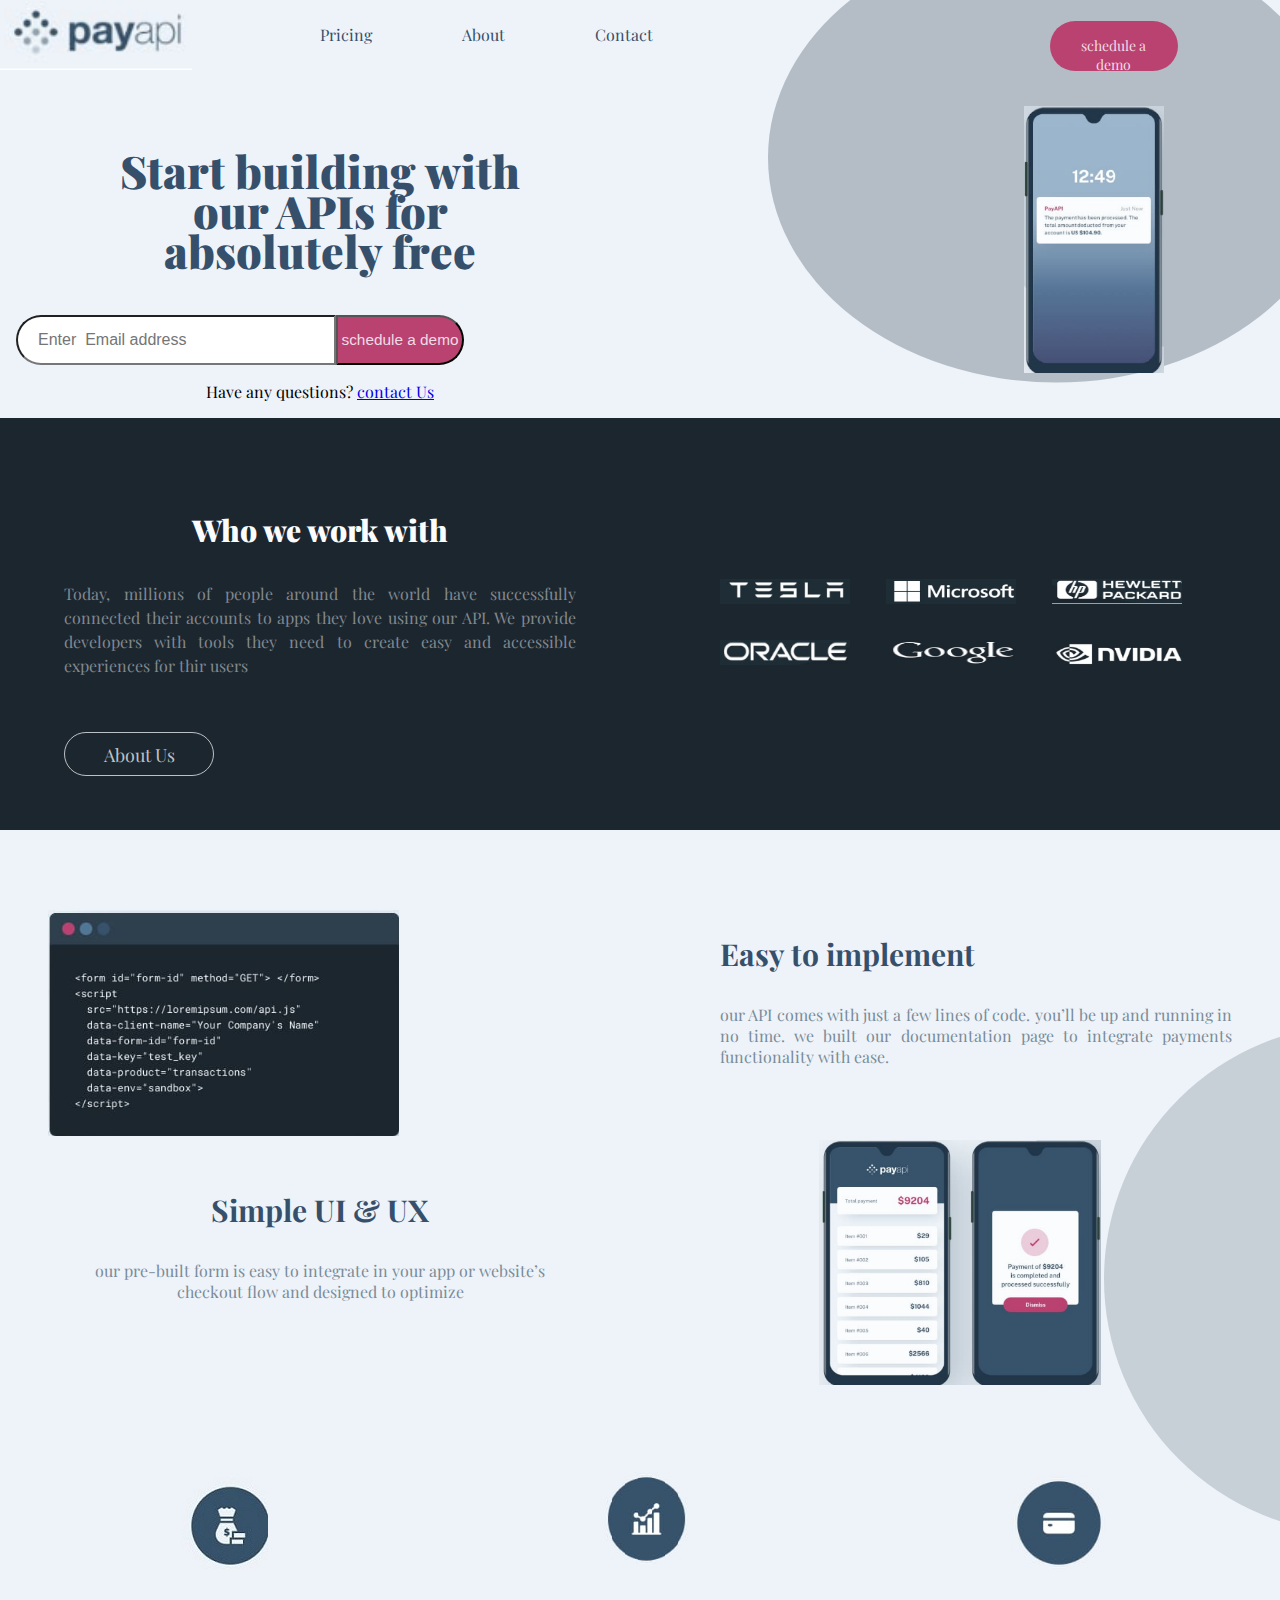
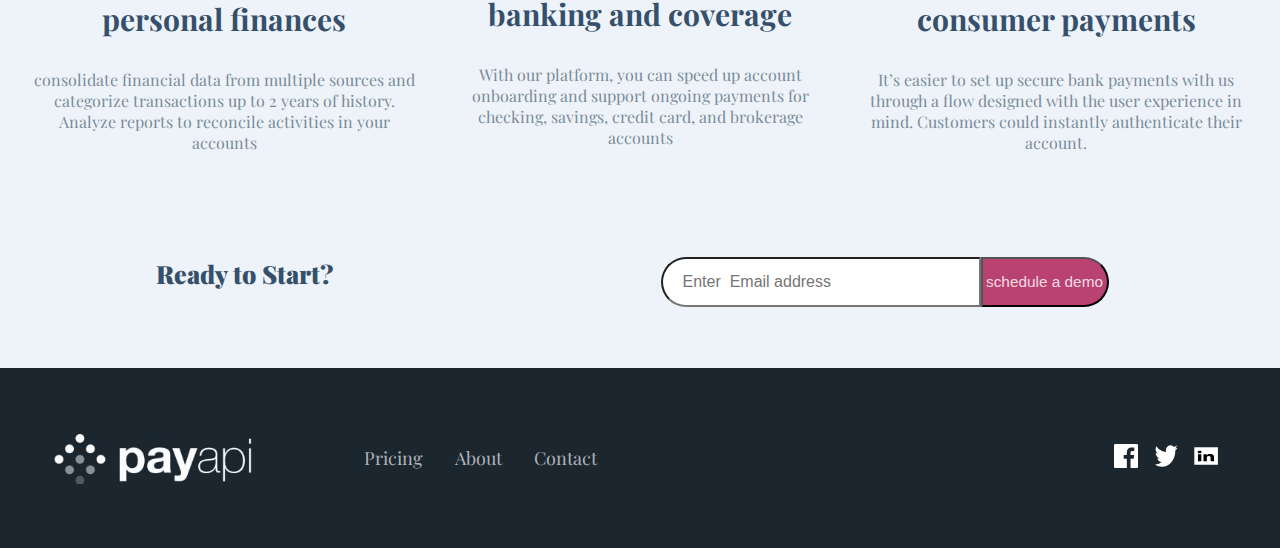
<file: index.html>
<!DOCTYPE html>
<html lang="en">
  <head>
    <meta charset="UTF-8" />
    <meta name="viewport" content="width=device-width, initial-scale=1.0" />
    <link rel="stylesheet" href="./css/main.css" />
    <title>PayApi</title>
  </head>
  <body>
    <header>
      <nav>
        <a href="#" class="logo">
          <img src="./Images/logo+clearbg.png" alt="Our Logo" />
        </a>

        <input type="checkbox" id="toggle" />
        <label for="toggle" class="hamburguer-menu"> <span></span></label>
        <ul class="Menu">
          <li><a href="pricing.html">pricing</a></li>
          <li><a href="about.html">about</a></li>
          <li><a href="contact.html">contact</a></li>
        </ul>
        <span class="circle"></span>
        <a href="#" class="demo">schedule a demo</a>
      </nav>
    </header>

    <main>
      <section class="start-building">
        <div>
          <h1>Start building with our APIs for absolutely free</h1>
          <form>
            <input
              type="email"
              placeholder="Enter  Email address"
              aria-placeholder="Enter Email address"
            />
            <button class="demo">schedule a demo</button>
          </form>
          <p>Have any questions? <a href="#"> contact Us</a></p>
        </div>
        <div class="phone-1">
          <img src="./Images/phone1.png" alt="picture of a phone" />
        </div>
      </section>

      <section class="partners">
        <div id="partners">
          <h2>Who we work with</h2>
          <p>
            Today, millions of people around the world have successfully
            connected their accounts to apps they love using our API. We provide
            developers with tools they need to create easy and accessible
            experiences for thir users
          </p>
          <a href="#">about us</a>
        </div>
        <div id="partnersImg">
          <span class="circle"></span>
          <img src="./Images/tesla.png" alt="tesla img logo" />
          <img src="./Images/microsoft.png" alt=" ms img logo" />
          <img src="./Images/hp.png" alt=" HP img logo" />
          <img src="./Images/oracle.png" alt="oracle img logo" />
          <img src="./Images/google.png" alt=" google logo img" />
          <img src="./Images/nvidia.png" alt="Nnvidia logo" />
        </div>
      </section>
      <section class="easy-to-implement">
        <div class="DivImg">
          <img src="./Images/scriptimg.png" alt="" />
        </div>
        <div>
          <h4>Easy to implement</h4>
          <p>
            our API comes with just a few lines of code. you’ll be up and
            running in no time. we built our documentation page to integrate
            payments functionality with ease.
          </p>
        </div>
      </section>
      <section class="UIUX">
        <span class="circle"></span>

        <div>
          <h3>Simple UI & UX</h3>
          <p>
            our pre-built form is easy to integrate in your app or website’s
            checkout flow and designed to optimize
          </p>
        </div>
        <div>
          <img src="./Images/phone1and2.png" alt=" two phomes img" />
        </div>
      </section>
      <section class="personalFinance">
        <div>
          <img
            src="./Images/finance.png"
            alt="image showing money inside a bag"
          />
          <h5>personal finances</h5>
          <p>
            consolidate financial data from multiple sources and categorize
            transactions up to 2 years of history. Analyze reports to reconcile
            activities in your accounts
          </p>
        </div>
        <div>
          <img src="./Images/banking.png" alt="img shwoing graphs" />
          <h5>banking and coverage</h5>
          <p>
            With our platform, you can speed up account onboarding and support
            ongoing payments for checking, savings, credit card, and brokerage
            accounts
          </p>
        </div>
        <div>
          <img src="/Images/consumer.png" alt=" wallet img" />
          <h5>consumer payments</h5>
          <p>
            It’s easier to set up secure bank payments with us through a flow
            designed with the user experience in mind. Customers could instantly
            authenticate their account.
          </p>
        </div>
      </section>
      <section class="ready_to_start">
        <p>Ready to Start?</p>
        <form>
          <input
            type="email"
            placeholder="Enter  Email address"
            aria-placeholder="Enter Email address"
          />
          <button class="demo">schedule a demo</button>
        </form>
      </section>
    </main>
    <footer>
      <a href="#" class="logo">
        <img src="./Images/logoBlack.png" alt="Our Logo" />
      </a>
      <span class="circle"></span>
      <ul>
        <li><a href="pricing.html">pricing</a></li>
        <li><a href="about.html">about</a></li>
        <li><a href="contact.html">contact</a></li>
      </ul>
      <div class="social_media">
        <a href="#"><img src="./Images/icon-facebook.svg" alt="" /></a>
        <a href="#"> <img src="./Images/icon-twitter.svg" alt="" /></a>
        <a href="#"> <img src="./Images/linkedin-in 1.svg" alt="" /></a>
      </div>
    </footer>
  </body>
</html>
</file>
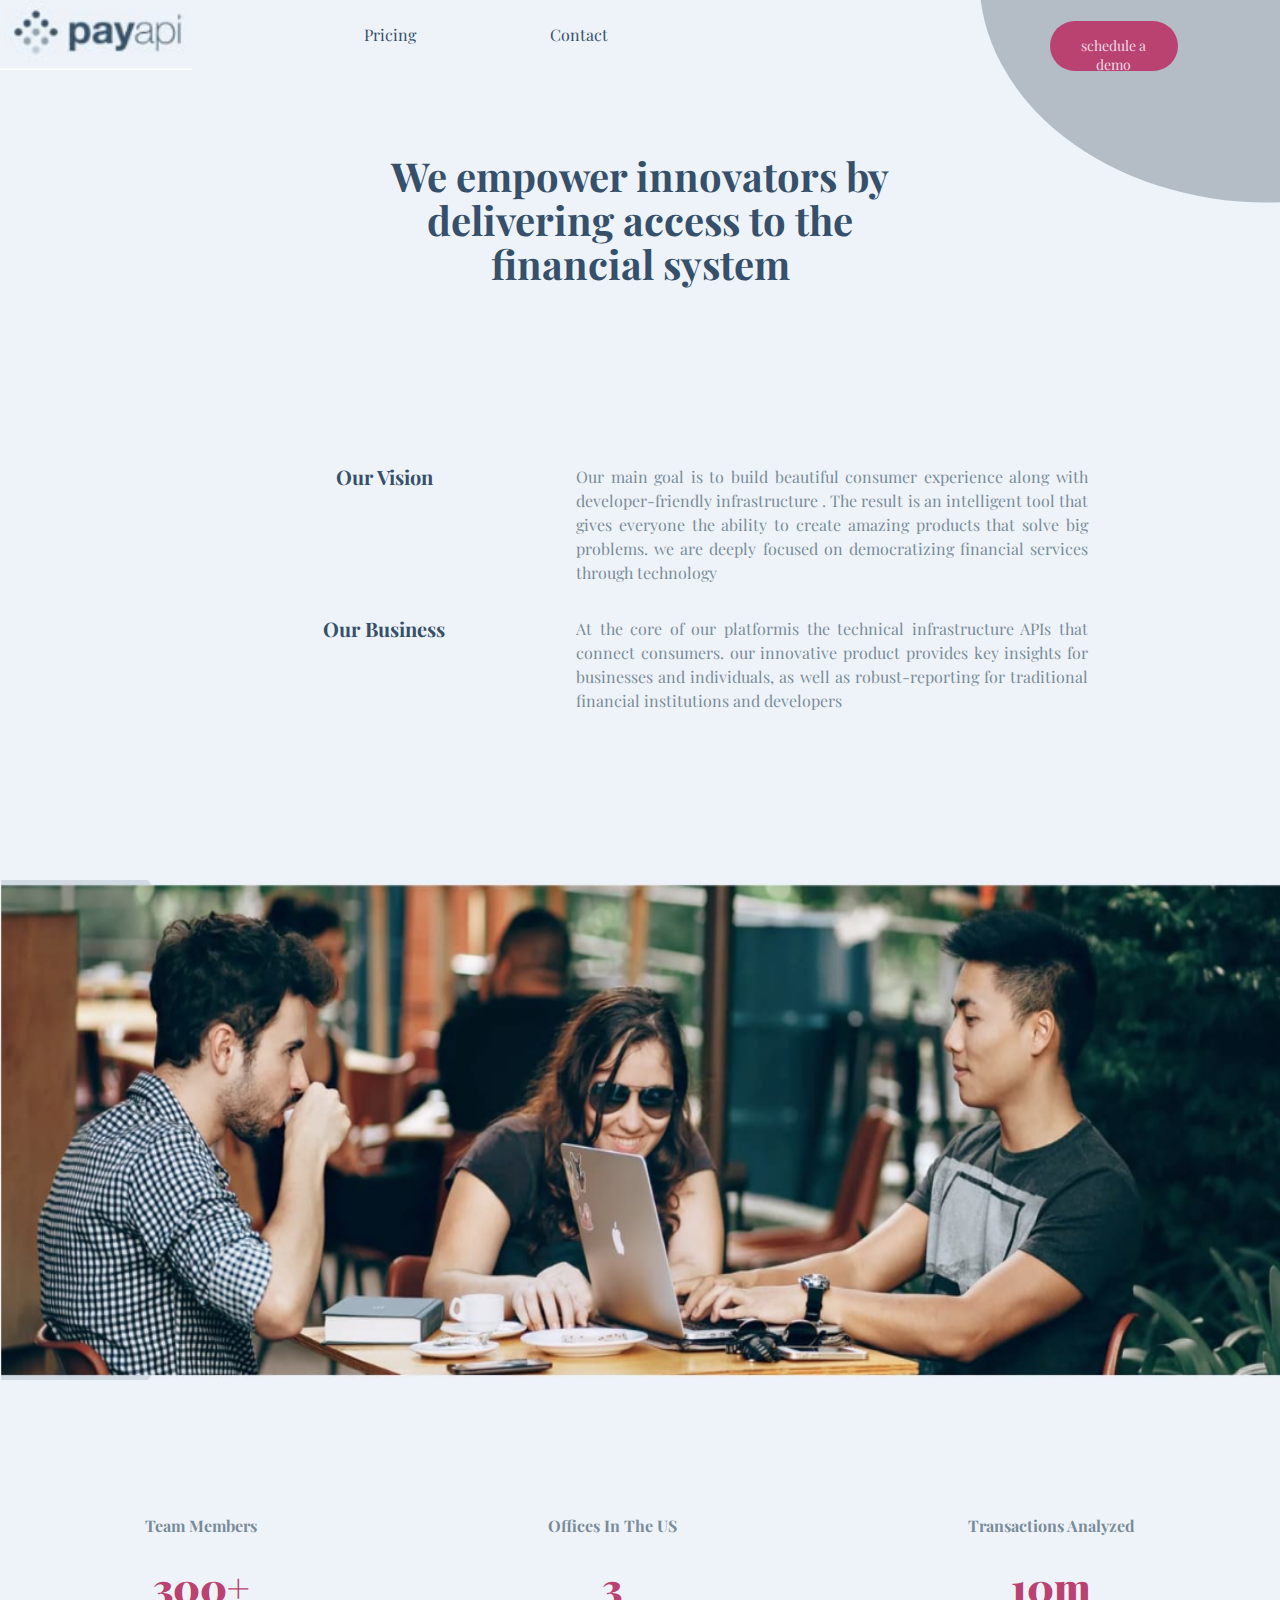
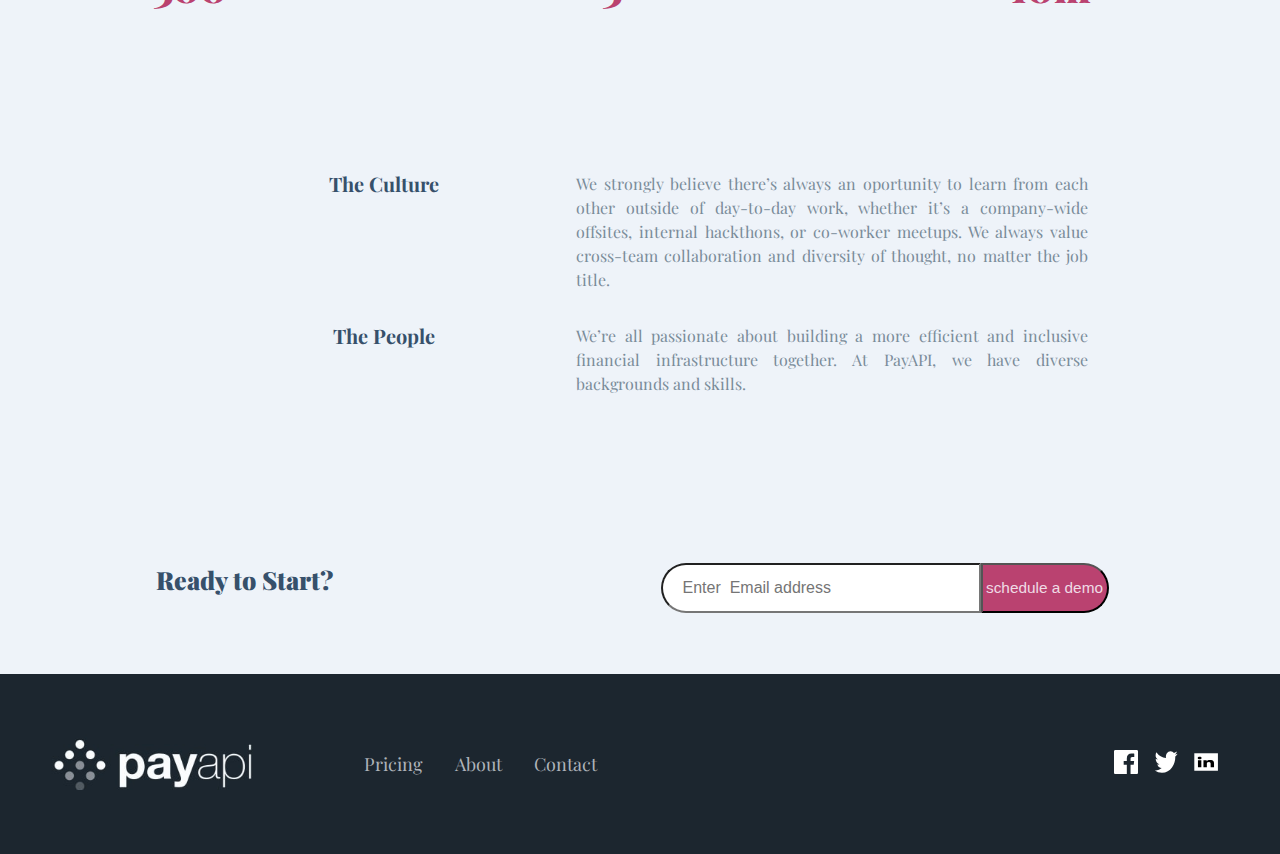
<file: about.html>
<!DOCTYPE html>
<html lang="en">
  <head>
    <meta charset="UTF-8" />
    <meta name="viewport" content="width=device-width, initial-scale=1.0" />
    <link rel="stylesheet" href="./css/main.css" />
    <title>PayApi</title>
  </head>
  <body>
    <header>
      <nav>
        <a href="index.html" class="logo">
          <img src="./Images/logo+clearbg.png" alt="Our Logo" />
        </a>

        <input type="checkbox" id="toggle" />
        <label for="toggle" class="hamburguer-menu"> <span></span></label>
        <ul class="Menu">
          <li><a href="pricing.html">pricing</a></li>
          <!-- <li><a href="about.html">about</a></li> -->
          <li><a href="contact.html">contact</a></li>
        </ul>
        <span class="circle side-cicle"></span>
        <a href="#" class="demo">schedule a demo</a>
      </nav>
    </header>

    <main>
      <h2>
        We empower innovators by delivering access to the financial system
      </h2>
      <section class="our_vision">
        <div>
          <h3>our vision</h3>
          <p>
            Our main goal is to build beautiful consumer experience along with
            developer-friendly infrastructure . The result is an intelligent
            tool that gives everyone the ability to create amazing products that
            solve big problems. we are deeply focused on democratizing financial
            services through technology
          </p>
        </div>
        <div>
          <h3>our business</h3>
          <p>
            At the core of our platformis the technical infrastructure APIs that
            connect consumers. our innovative product provides key insights for
            businesses and individuals, as well as robust-reporting for
            traditional financial institutions and developers
          </p>
        </div>
      </section>

      <div class="team-foto">
        <span class="circle"></span>
        <!-- <img
          src="./Images/group-of-friends-hanging-out-933964.jpg"
          alt=" our team in free time"
        /> -->
      </div>
      <section class="our_vision team">
        <article class="special-article">
          <div>
            <h6>team members</h6>
            <span>300+</span>
          </div>
          <div>
            <h6>offices in the US</h6>
            <span>3</span>
          </div>
          <div>
            <h6>transactions analyzed</h6>
            <span>10m</span>
          </div>
        </article>
      </section>

      <section class="our_vision">
        <div>
          <h3>The culture</h3>
          <p>
            We strongly believe there’s always an oportunity to learn from each
            other outside of day-to-day work, whether it’s a company-wide
            offsites, internal hackthons, or co-worker meetups. We always value
            cross-team collaboration and diversity of thought, no matter the job
            title.
          </p>
        </div>
        <div>
          <h3>The people</h3>
          <p>
            We’re all passionate about building a more efficient and inclusive
            financial infrastructure together. At PayAPI, we have diverse
            backgrounds and skills.
          </p>
        </div>
      </section>

      <section class="ready_to_start">
        <p>Ready to Start?</p>
        <form>
          <input
            type="email"
            placeholder="Enter  Email address"
            aria-placeholder="Enter Email address"
          />
          <button class="demo">schedule a demo</button>
        </form>
      </section>
    </main>
    <footer>
      <a href="index.html" class="logo">
        <img src="./Images/logoBlack.png" alt="Our Logo" />
      </a>
      <ul>
        <li><a href="pricing.html">pricing</a></li>
        <li><a href="about.html">about</a></li>
        <li><a href="contact.html">contact</a></li>
      </ul>
      <div class="social_media">
        <a href="#"><img src="./Images/icon-facebook.svg" alt="" /></a>
        <a href="#"> <img src="./Images/icon-twitter.svg" alt="" /></a>
        <a href="#"> <img src="./Images/linkedin-in 1.svg" alt="" /></a>
      </div>
    </footer>
  </body>
</html>
</file>
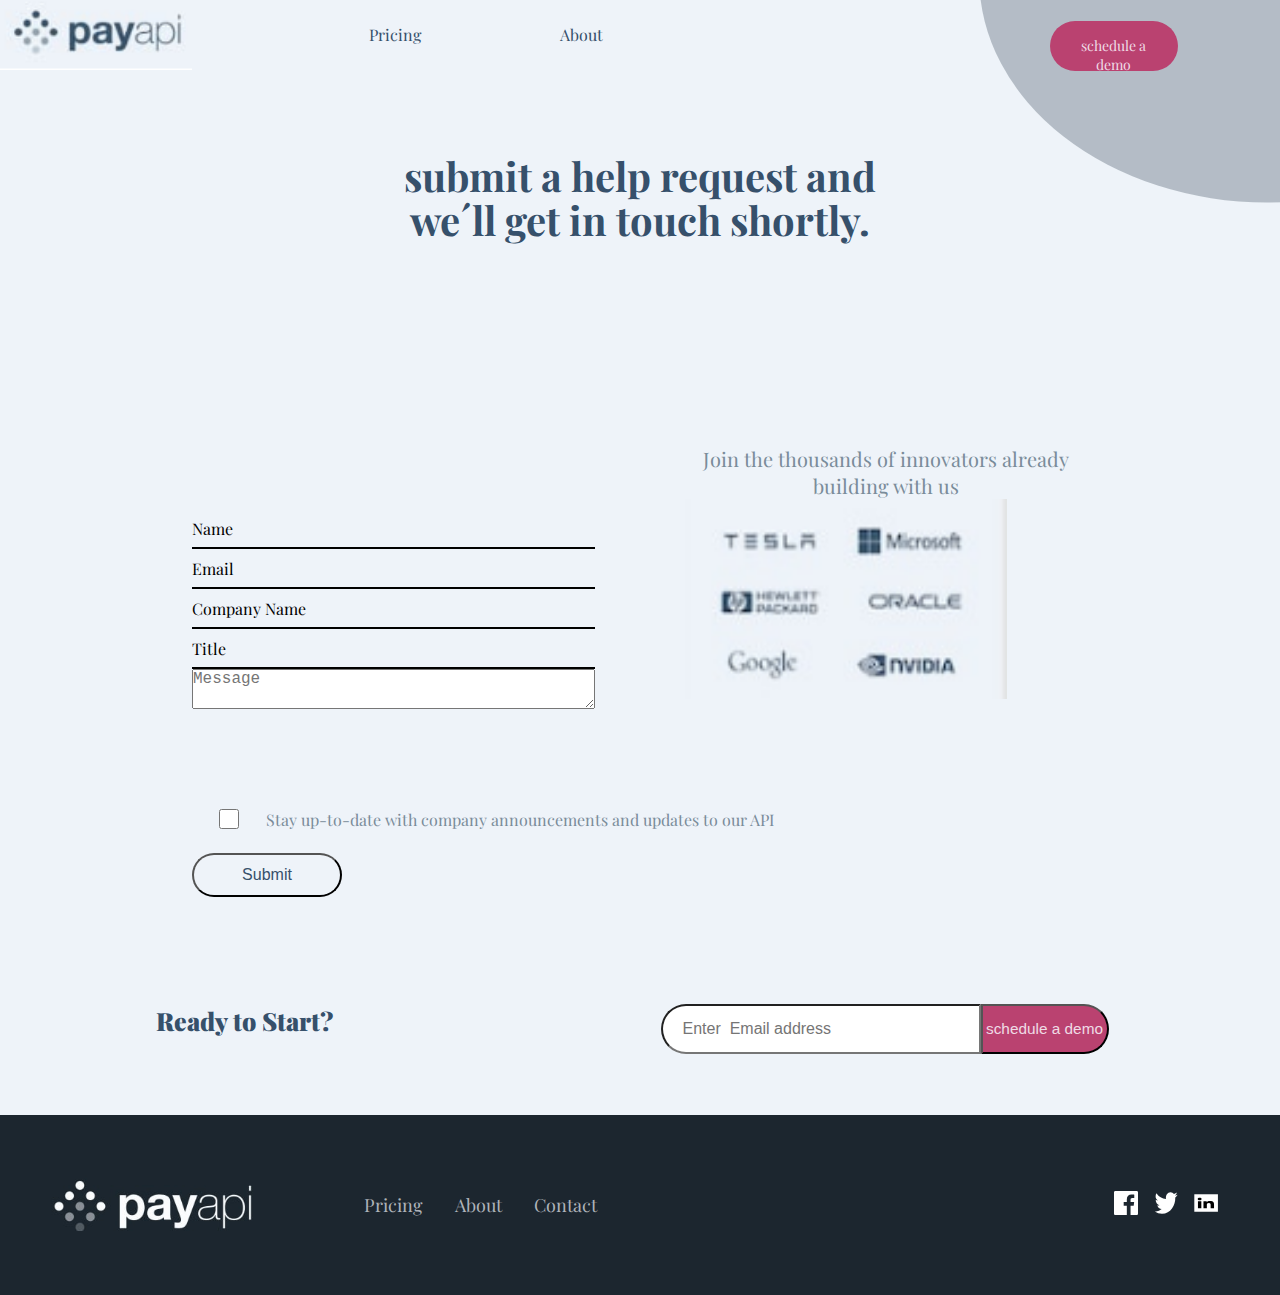
<file: contact.html>
<!DOCTYPE html>
<html lang="en">
  <head>
    <meta charset="UTF-8" />
    <meta name="viewport" content="width=device-width, initial-scale=1.0" />
    <link rel="stylesheet" href="./css/main.css" />
    <title>PayApi</title>
  </head>
  <body>
    <header>
      <nav>
        <a href="index.html" class="logo">
          <img src="./Images/logo+clearbg.png" alt="Our Logo" />
        </a>

        <input type="checkbox" id="toggle" />
        <label for="toggle" class="hamburguer-menu"> <span></span></label>
        <ul class="Menu">
          <li><a href="pricing.html">pricing</a></li>
          <li><a href="about.html">about</a></li>
          <!-- <li><a href="contact.html">contact</a></li> -->
        </ul>
        <span class="circle side-cicle"></span>
        <a href="#" class="demo">schedule a demo</a>
      </nav>
    </header>

    <main>
      <h2>submit a help request and we´ll get in touch shortly.</h2>
      <section class="contact-us">
        <form class="wrapper">
          <div class="input-data">
            <input type="text" required />
            <span class="underline"></span>
            <label
              >name
              <!-- <span class="thelabel">name</span> -->
            </label>
          </div>
          <div class="input-data">
            <input type="email" required />
            <span class="underline"></span>
            <label
              >email
              <!-- <span class="thelabel">email</span> -->
            </label>
          </div>
          <div class="input-data">
            <input type="text" required />
            <span class="underline"></span>
            <label
              >company name
              <!-- <span class="thelabel">company name</span> -->
            </label>
          </div>
          <div class="input-data">
            <input type="text" required />
            <span class="underline"></span>
            <label
              >title
              <!-- <span class="thelabel">title</span> -->
            </label>
          </div>

          <textarea
            name="message"
            class="input-data"
            placeholder="Message"
          ></textarea>
        </form>
        <div class="our-partners">
          <p>Join the thousands of innovators already building with us</p>
          <img src="./Images/partners.png" alt="our partners" />
        </div>
        <div>
          <p>
            <input class="rectangle" type="checkbox" />Stay up-to-date with
            company announcements and updates to our API
          </p>
          <button type="submit" class="btn button-shadow">submit</button>
        </div>
      </section>

      <section class="ready_to_start">
        <p>Ready to Start?</p>
        <form>
          <input
            type="email"
            placeholder="Enter  Email address"
            aria-placeholder="Enter Email address"
          />
          <button class="demo">schedule a demo</button>
        </form>
      </section>
    </main>
    <footer>
      <a href="index.html" class="logo">
        <img src="./Images/logoBlack.png" alt="Our Logo" />
      </a>
      <ul>
        <li><a href="pricing.html">pricing</a></li>
        <li><a href="about.html">about</a></li>
        <li><a href="contact.html">contact</a></li>
      </ul>
      <div class="social_media">
        <a href="#"><img src="./Images/icon-facebook.svg" alt="" /></a>
        <a href="#"> <img src="./Images/icon-twitter.svg" alt="" /></a>
        <a href="#"> <img src="./Images/linkedin-in 1.svg" alt="" /></a>
      </div>
    </footer>
  </body>
</html>
</file>
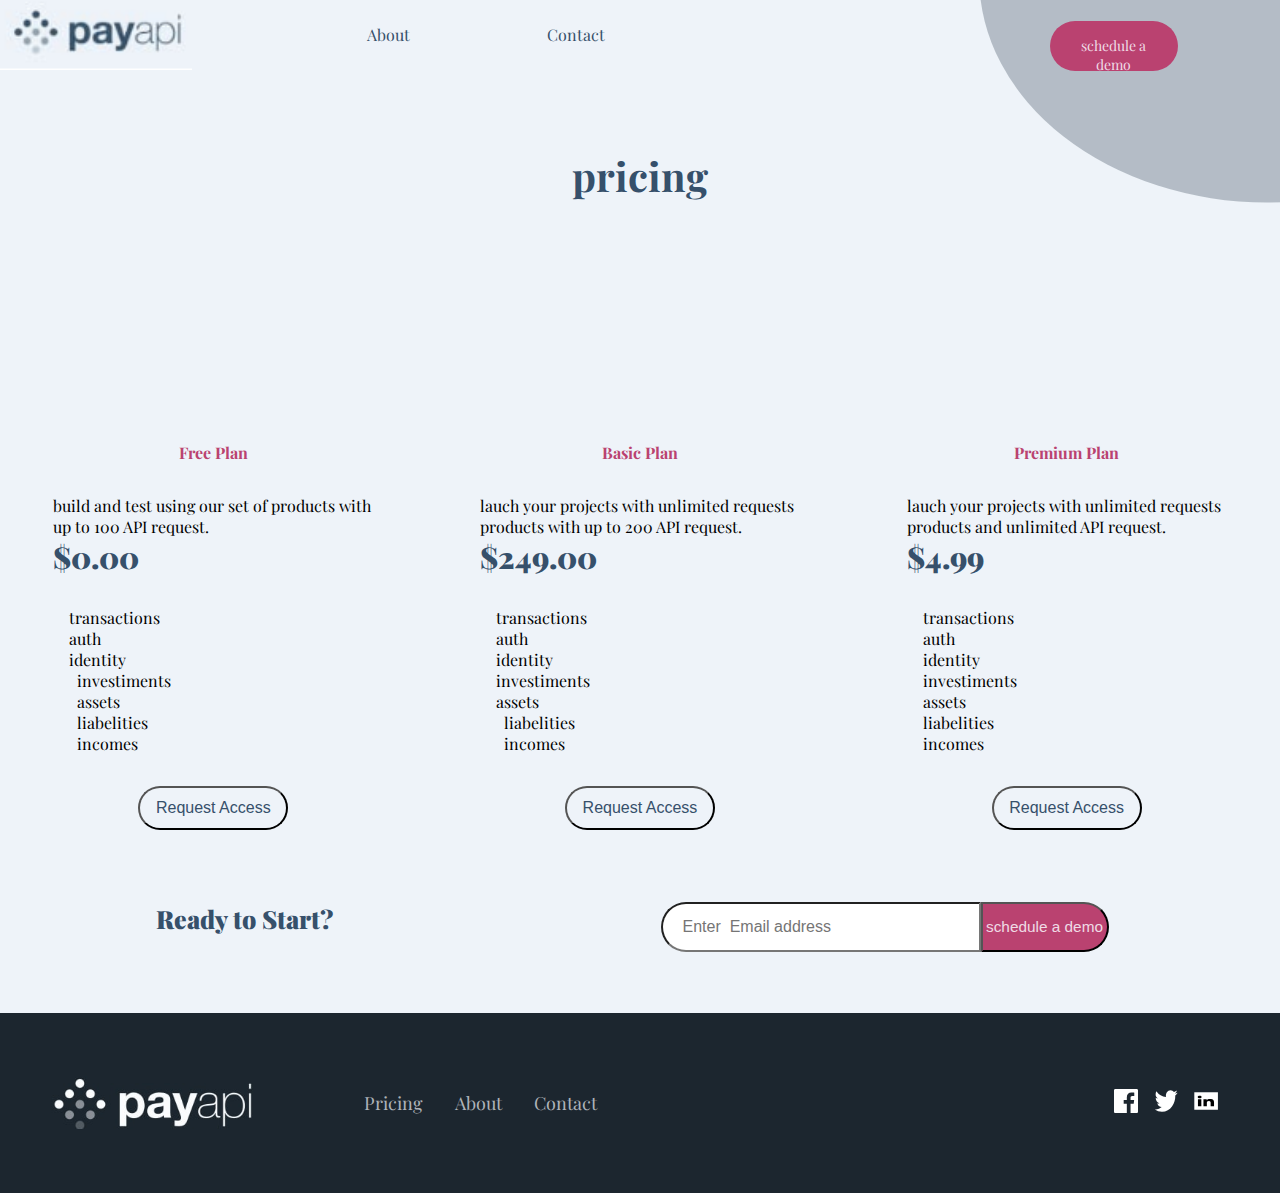
<file: pricing.html>
<!DOCTYPE html>
<html lang="en">
  <head>
    <meta charset="UTF-8" />
    <meta name="viewport" content="width=device-width, initial-scale=1.0" />
    <link
      rel="stylesheet"
      href="https://use.fontawesome.com/releases/v5.14.0/css/all.css"
      integrity="sha384-HzLeBuhoNPvSl5KYnjx0BT+WB0QEEqLprO+NBkkk5gbc67FTaL7XIGa2w1L0Xbgc"
      crossorigin="anonymous"
    />
    <link rel="stylesheet" href="./css/main.css" />
    <title>PayApi</title>
  </head>
  <body>
    <header>
      <nav>
        <a href="index.html" class="logo">
          <img src="./Images/logo+clearbg.png" alt="Our Logo" />
        </a>

        <input type="checkbox" id="toggle" />
        <label for="toggle" class="hamburguer-menu"> <span></span></label>
        <ul class="Menu">
          <!-- <li><a href="pricing.html">pricing</a></li> -->
          <li><a href="about.html">about</a></li>
          <li><a href="contact.html">contact</a></li>
        </ul>
        <span class="circle side-cicle"></span>
        <a href="#" class="demo">schedule a demo</a>
      </nav>
    </header>

    <main>
      <h2>pricing</h2>
      <section class="pricing-plannes">
        <div>
          <h4>free plan</h4>
          <p>
            build and test using our set of products with up to 100 API request.
          </p>
          <span>$0.00</span>
          <ul>
            <li><i class="fas fa-check"></i>transactions</li>
            <li><i class="fas fa-check"></i>auth</li>
            <li><i class="fas fa-check"></i>identity</li>
            <li class="empty">investiments</li>
            <li class="empty">assets</li>
            <li class="empty">liabelities</li>
            <li class="empty">incomes</li>
          </ul>
          <button class="btn">request access</button>
        </div>
        <div>
          <h4>basic plan</h4>
          <p>
            lauch your projects with unlimited requests products with up to 200
            API request.
          </p>
          <span>$249.00</span>
          <ul>
            <li><i class="fas fa-check"></i>transactions</li>
            <li><i class="fas fa-check"></i>auth</li>
            <li><i class="fas fa-check"></i>identity</li>
            <li><i class="fas fa-check"></i>investiments</li>
            <li><i class="fas fa-check"></i>assets</li>
            <li class="empty">liabelities</li>
            <li class="empty">incomes</li>
          </ul>
          <button class="btn">request access</button>
        </div>
        <div>
          <h4>premium plan</h4>
          <p>
            lauch your projects with unlimited requests products and unlimited
            API request.
          </p>
          <span>$4.99</span>
          <ul>
            <li><i class="fas fa-check"></i>transactions</li>
            <li><i class="fas fa-check"></i>auth</li>
            <li><i class="fas fa-check"></i>identity</li>
            <li><i class="fas fa-check"></i>investiments</li>
            <li><i class="fas fa-check"></i>assets</li>
            <li><i class="fas fa-check"></i>liabelities</li>
            <li><i class="fas fa-check"></i>incomes</li>
          </ul>
          <button class="btn">request access</button>
        </div>
      </section>
      <section class="ready_to_start">
        <p>Ready to Start?</p>
        <form>
          <input
            type="email"
            placeholder="Enter  Email address"
            aria-placeholder="Enter Email address"
          />
          <button class="demo">schedule a demo</button>
        </form>
      </section>
    </main>
    <footer>
      <a href="index.html" class="logo">
        <img src="./Images/logoBlack.png" alt="Our Logo" />
      </a>
      <ul>
        <li><a href="pricing.html">pricing</a></li>
        <li><a href="about.html">about</a></li>
        <li><a href="contact.html">contact</a></li>
      </ul>
      <div class="social_media">
        <a href="#"><img src="./Images/icon-facebook.svg" alt="" /></a>
        <a href="#"> <img src="./Images/icon-twitter.svg" alt="" /></a>
        <a href="#"> <img src="./Images/linkedin-in 1.svg" alt="" /></a>
      </div>
    </footer>
  </body>
</html>
</file>
<file: css/main.css>
@import url("https://fonts.googleapis.com/css2?family=Playfair+Display:wght@400;900&display=swap");
* {
  -webkit-box-sizing: border-box;
          box-sizing: border-box;
  margin: 0;
  padding: 0;
  font-size: 16px;
}

ul {
  list-style: none;
}

img {
  height: auto;
  max-width: 100%;
}

body {
  width: 100vw;
  height: auto;
  font-family: "Playfair Display", serif;
  background: #eef3f9;
  overflow-x: hidden;
}

body .circle {
  display: block;
  background: rgba(46, 64, 78, 0.3);
  height: 270px;
  width: 100vw;
  border-radius: 50%;
  position: absolute;
  z-index: -1;
  overflow: hidden;
}

body .demo {
  height: 50px;
  border-radius: 36px;
  background: #ba4270;
  color: #efdbe5;
}

body .ready_to_start {
  display: -webkit-box;
  display: -ms-flexbox;
  display: flex;
  -ms-flex-pack: distribute;
      justify-content: space-around;
  margin-top: 2.5rem;
}

body .ready_to_start > p {
  font-size: 25px;
  font-weight: 900;
  text-align: center;
  color: #36506b;
  margin-bottom: 1.2em;
}

body .ready_to_start form {
  margin: 0 1em;
  display: -webkit-inline-box;
  display: -ms-inline-flexbox;
  display: inline-flex;
}

body .ready_to_start form input {
  width: 25vw;
  height: 50px;
  border-radius: 36px 0 0 36px;
  padding-left: 20px;
}

body .ready_to_start form input::-webkit-input-placeholder {
  text-align: left;
}

body .ready_to_start form input:-ms-input-placeholder {
  text-align: left;
}

body .ready_to_start form input::-ms-input-placeholder {
  text-align: left;
}

body .ready_to_start form input::placeholder {
  text-align: left;
}

body .ready_to_start form button {
  width: 10vw;
  height: 50px;
  font-size: 1.2vw;
  border-radius: 0 36px 36px 0;
  background: #ba4270;
  color: #efdbe5;
  cursor: pointer;
}

body header nav {
  display: -webkit-box;
  display: -ms-flexbox;
  display: flex;
  -webkit-box-pack: justify;
      -ms-flex-pack: justify;
          justify-content: space-between;
}

body header nav ul.Menu {
  display: -webkit-box;
  display: -ms-flexbox;
  display: flex;
  -webkit-box-pack: space-evenly;
      -ms-flex-pack: space-evenly;
          justify-content: space-evenly;
  position: relative;
  left: -15%;
  width: 40vw;
  margin-top: 1.5em;
}

body header nav ul.Menu a {
  color: #36506b;
  text-transform: capitalize;
  text-decoration: none;
}

body header nav ul.Menu a:hover {
  border-bottom: 3px solid #18a0fb;
}

body header nav #toggle {
  display: none;
}

body header nav .circle {
  width: 45%;
  height: 50vh;
  max-height: 60%;
  -webkit-transform: translate(60vw, -15%);
          transform: translate(60vw, -15%);
}

body header nav .logo img {
  width: 12rem;
}

body header nav .demo {
  width: 10vw;
  margin-top: 1.5em;
  margin-right: 8%;
  text-align: center;
  text-decoration: none;
  padding: 15px;
  font-size: 14px;
}

body main button.btn {
  border-radius: 29px;
  background: inherit;
  display: block;
  margin: 2em auto;
  color: #36506b;
  width: 150px;
  height: 44px;
  text-transform: capitalize;
}

body main button.btn:hover {
  border-color: #18a0fb;
}

body main .circle {
  background: rgba(46, 64, 78, 0.3);
  height: 270px;
  width: 100vw;
}

body main section.start-building {
  display: -webkit-box;
  display: -ms-flexbox;
  display: flex;
  -webkit-box-orient: horizontal;
  -webkit-box-direction: normal;
      -ms-flex-direction: row;
          flex-direction: row;
}

body main section.start-building div.phone-1 {
  width: 50%;
  margin-left: 0;
}

body main section.start-building div.phone-1 img {
  width: 140px;
  max-width: 40%;
  height: auto;
  position: relative;
  left: 60%;
}

body main section.start-building div {
  padding-top: 2rem;
  width: 50%;
  max-height: 50vh;
}

body main section.start-building div h1 {
  font-size: 3.5vw;
  font-weight: 900;
  line-height: 40px;
  text-align: center;
  color: #36506b;
  margin: 1em auto;
  width: 75%;
  max-height: -webkit-min-content;
  max-height: -moz-min-content;
  max-height: min-content;
}

body main section.start-building div form {
  margin: 0 1em;
  display: -webkit-inline-box;
  display: -ms-inline-flexbox;
  display: inline-flex;
}

body main section.start-building div form input {
  width: 25vw;
  height: 50px;
  border-radius: 36px 0 0 36px;
  padding-left: 20px;
}

body main section.start-building div form input::-webkit-input-placeholder {
  text-align: left;
}

body main section.start-building div form input:-ms-input-placeholder {
  text-align: left;
}

body main section.start-building div form input::-ms-input-placeholder {
  text-align: left;
}

body main section.start-building div form input::placeholder {
  text-align: left;
}

body main section.start-building div form button {
  width: 10vw;
  height: 50px;
  font-size: 1.2vw;
  border-radius: 0 36px 36px 0;
  background: #ba4270;
  color: #efdbe5;
  cursor: pointer;
}

body main section.start-building div p {
  text-align: center;
  margin: 1em auto;
}

body main section.partners {
  display: -webkit-box;
  display: -ms-flexbox;
  display: flex;
  -ms-flex-pack: distribute;
      justify-content: space-around;
  -webkit-box-orient: horizontal;
  -webkit-box-direction: normal;
      -ms-flex-direction: row;
          flex-direction: row;
  background: #1c262f;
  position: relative;
  overflow: hidden;
}

body main section.partners div#partnersImg {
  display: block;
  -ms-flex-item-align: center;
      -ms-grid-row-align: center;
      align-self: center;
  margin-top: 0;
  width: 40vw;
}

body main section.partners div#partnersImg img {
  width: 130px;
  height: 25px;
  margin: 1em;
  z-index: 2;
}

body main section.partners div#partnersImg .circle {
  display: block;
  background: rgba(46, 64, 78, 0.2);
  height: 410px;
  width: 40vw;
  -webkit-transform: translate(-56.25rem, -11.25rem);
          transform: translate(-56.25rem, -11.25rem);
}

body main section.partners div#partners {
  overflow: hidden;
  width: 40vw;
}

body main section.partners div#partners h2 {
  font-size: 30px;
  font-weight: 900;
  line-height: 44px;
  text-align: center;
  color: #fafcfd;
  margin-bottom: 1em;
  margin-top: 3em;
}

body main section.partners div#partners P {
  text-align: justify;
  color: #82888e;
  line-height: 24px;
}

body main section.partners div#partners a {
  border-radius: 29px;
  border: 1px solid #bdc1c5;
  background: #1c262f;
  display: block;
  margin: 3em 0;
  padding-top: 10px;
  font-size: 18px;
  color: #bdc1c5;
  width: 150px;
  height: 44px;
  text-align: center;
  text-decoration: none;
  text-transform: capitalize;
}

body main section.partners div#partners a:hover {
  border-color: #18a0fb;
}

body main .easy-to-implement {
  display: -webkit-box;
  display: -ms-flexbox;
  display: flex;
  -webkit-box-orient: horizontal;
  -webkit-box-direction: normal;
      -ms-flex-direction: row;
          flex-direction: row;
  -ms-flex-pack: distribute;
      justify-content: space-around;
  -webkit-box-align: center;
      -ms-flex-align: center;
          align-items: center;
}

body main .easy-to-implement div.DivImg {
  width: 45vw;
}

body main .easy-to-implement div.DivImg img {
  max-width: 40vw;
  margin-top: 5em;
}

body main .easy-to-implement div {
  width: 40vw;
}

body main .easy-to-implement div h4 {
  text-align: justify;
  font-size: 30px;
  color: #36506b;
  margin: 1em auto;
}

body main .easy-to-implement div p {
  text-align: justify;
  color: #7a8c9a;
}

body main .UIUX {
  display: -webkit-box;
  display: -ms-flexbox;
  display: flex;
  -webkit-box-orient: horizontal;
  -webkit-box-direction: normal;
      -ms-flex-direction: row;
          flex-direction: row;
  -ms-flex-pack: distribute;
      justify-content: space-around;
  -webkit-box-align: center;
      -ms-flex-align: center;
          align-items: center;
  overflow: hidden;
}

body main .UIUX div {
  width: 40vw;
}

body main .UIUX div h3 {
  text-align: center;
  font-size: 30px;
  color: #36506b;
  margin: 1em auto;
}

body main .UIUX div p {
  text-align: center;
  color: #7a8c9a;
  margin-bottom: 4em;
}

body main .UIUX div img {
  height: auto;
  width: 55%;
  margin: 0 auto;
  display: block;
  z-index: 1;
}

body main .UIUX .circle {
  display: block;
  background: rgba(46, 64, 78, 0.2);
  height: 510px;
  width: 40vw;
  -webkit-transform: translate(45rem, 1rem);
          transform: translate(45rem, 1rem);
}

body main .personalFinance {
  display: -webkit-box;
  display: -ms-flexbox;
  display: flex;
  -webkit-box-orient: horizontal;
  -webkit-box-direction: normal;
      -ms-flex-direction: row;
          flex-direction: row;
  -webkit-box-pack: space-evenly;
      -ms-flex-pack: space-evenly;
          justify-content: space-evenly;
  margin-top: 5em;
}

body main .personalFinance div {
  width: 30vw;
}

body main .personalFinance div h5 {
  text-align: center;
  font-size: 30px;
  color: #36506b;
  margin: 1em auto;
}

body main .personalFinance div p {
  text-align: center;
  color: #7a8c9a;
  margin-bottom: 4em;
}

body main .personalFinance div img {
  display: block;
  margin: 0 auto;
  height: auto;
}

body footer {
  margin-top: 3em;
  background: #1c262f;
  display: -webkit-box;
  display: -ms-flexbox;
  display: flex;
  -ms-flex-pack: distribute;
      justify-content: space-around;
  -webkit-box-align: center;
      -ms-flex-align: center;
          align-items: center;
  height: 20vh;
  position: relative;
  overflow: hidden;
}

body footer .circle {
  display: block;
  background: rgba(46, 64, 78, 0.2);
  height: 270px;
  width: 100vw;
  -webkit-transform: translate(1px, 150px);
          transform: translate(1px, 150px);
}

body footer ul {
  display: -webkit-box;
  display: -ms-flexbox;
  display: flex;
  position: relative;
  margin-right: 32%;
  z-index: 1;
}

body footer ul li {
  padding: 1em;
}

body footer ul li a {
  color: #aeb3b9;
  text-decoration: none;
  font-size: 18px;
  text-transform: capitalize;
}

body footer .social_media {
  z-index: 1;
  display: -webkit-box;
  display: -ms-flexbox;
  display: flex;
}

body footer .social_media img {
  width: 24px;
  height: 24px;
  margin-right: 1em;
}

body header nav .side-cicle {
  -webkit-transform: translate(170%, -55%);
          transform: translate(170%, -55%);
}

body main > h2 {
  text-align: center;
  font-size: 40px;
  line-height: 44px;
  height: 176px;
  width: 40vw;
  color: #36506b;
  margin: 2em auto;
}

body main div.team-foto {
  background: url(/Images/teamImage-desktop.png) no-repeat;
  background-size: 100% 100%;
  width: 100vw;
  height: 500px;
}

body main .our_vision {
  display: -webkit-box;
  display: -ms-flexbox;
  display: flex;
  -webkit-box-orient: vertical;
  -webkit-box-direction: normal;
      -ms-flex-direction: column;
          flex-direction: column;
  -ms-flex-pack: distribute;
      justify-content: space-around;
  -webkit-box-align: center;
      -ms-flex-align: center;
          align-items: center;
  margin: 15vh auto;
}

body main .our_vision div > h3,
body main .our_vision div > h4,
body main .our_vision div > p {
  text-align: center;
  line-height: 24px;
  width: 90vw;
}

body main .our_vision div > h3 {
  font-size: 20px;
  color: #36506b;
  width: 30vw;
  text-transform: capitalize;
}

body main .our_vision div > p {
  color: #7a8c9a;
  width: 40vw;
  margin-bottom: 2em;
  text-align: justify;
}

body main .our_vision div {
  display: -webkit-box;
  display: -ms-flexbox;
  display: flex;
  -webkit-box-pack: space-evenly;
      -ms-flex-pack: space-evenly;
          justify-content: space-evenly;
}

body main .team div {
  display: -webkit-box;
  display: -ms-flexbox;
  display: flex;
  -webkit-box-orient: vertical;
  -webkit-box-direction: normal;
      -ms-flex-direction: column;
          flex-direction: column;
}

body main .team h6 {
  color: #7a8c9a;
  text-transform: capitalize;
}

body main .team span {
  font-size: 40px;
  color: #ba4270;
  font-weight: 900;
  text-align: right;
  display: block;
  margin: 1.5rem auto;
}

body main .team .special-article {
  display: -webkit-box;
  display: -ms-flexbox;
  display: flex;
  -ms-flex-pack: distribute;
      justify-content: space-around;
  -webkit-box-orient: horizontal;
  -webkit-box-direction: normal;
      -ms-flex-direction: row;
          flex-direction: row;
  width: 100%;
}

header nav .side-cicle {
  -webkit-transform: translate(70%, -65%);
          transform: translate(70%, -65%);
}

main .pricing-plannes {
  display: -webkit-box;
  display: -ms-flexbox;
  display: flex;
  -ms-flex-pack: distribute;
      justify-content: space-around;
  -ms-flex-wrap: wrap;
      flex-wrap: wrap;
}

main .pricing-plannes div {
  width: 25vw;
}

main .pricing-plannes div > h4 {
  color: #ba4270;
  margin: 2rem auto;
  text-transform: capitalize;
  text-align: center;
}

main .pricing-plannes div span {
  font-size: 30px;
  text-align: inherit;
  display: block;
  color: #36506b;
  font-weight: 900;
  margin-bottom: 1em;
}

main .pricing-plannes ul {
  display: -webkit-box;
  display: -ms-flexbox;
  display: flex;
  -webkit-box-orient: vertical;
  -webkit-box-direction: normal;
      -ms-flex-direction: column;
          flex-direction: column;
  -ms-flex-wrap: nowrap;
      flex-wrap: nowrap;
  max-width: 50vw;
  margin-left: 0;
}

main .pricing-plannes ul .empty {
  margin-left: 1.5em;
}

main .pricing-plannes ul li .fas {
  color: #ba4270;
  margin-right: 1em;
}

main section.contact-us {
  display: -ms-grid;
  display: grid;
  -ms-grid-columns: 0.5fr 0.5fr;
      grid-template-columns: 0.5fr 0.5fr;
  -ms-grid-rows: 0.5fr 0.5fr;
      grid-template-rows: 0.5fr 0.5fr;
  gap: 10%;
      grid-template-areas: "form partners" "paragraph paragraph";
  margin: 9% 15%;
}

main section.contact-us .button-shadow:focus {
  -webkit-box-shadow: 0 12px 16px 0 rgba(0, 0, 0, 0.24), 0 17px 50px 0 rgba(0, 0, 0, 0.19);
          box-shadow: 0 12px 16px 0 rgba(0, 0, 0, 0.24), 0 17px 50px 0 rgba(0, 0, 0, 0.19);
}

main section.contact-us button.btn {
  margin: 0;
}

main section.contact-us div.our-partners {
  -ms-grid-row: 1;
  -ms-grid-column: 2;
  grid-area: partners;
}

main section.contact-us div.our-partners p {
  font-size: 20px;
  text-align: center;
}

main section.contact-us div.our-partners img {
  width: 80%;
  height: 200px;
}

main section.contact-us form.wrapper {
  -ms-grid-row: 1;
  -ms-grid-column: 1;
  grid-area: form;
  margin-bottom: 2em;
  margin-top: 4em;
  position: relative;
}

main section.contact-us form.wrapper .input-data {
  height: 40px;
  width: 100%;
  position: relative;
  display: -webkit-box;
  display: -ms-flexbox;
  display: flex;
}

main section.contact-us form.wrapper .input-data input {
  width: 100%;
  background: #eef3f9;
  border: none;
  outline: none;
  border-bottom: 2px solid black;
}

main section.contact-us form.wrapper .input-data input:focus ~ label,
main section.contact-us form.wrapper .input-data input:valid ~ label {
  -webkit-transform: translateY(-20px);
          transform: translateY(-20px);
  color: green;
  font-weight: 900;
  font-size: 12px;
}

main section.contact-us form.wrapper .input-data input:focus ~ .underline::before,
main section.contact-us form.wrapper .input-data input:valid ~ .underline::before {
  -webkit-transform: scaleX(1);
          transform: scaleX(1);
}

main section.contact-us form.wrapper .input-data .underline {
  position: absolute;
  bottom: 0;
  height: 2px;
  width: 100%;
}

main section.contact-us form.wrapper .input-data .underline::before {
  content: "";
  width: 100%;
  height: 100%;
  position: absolute;
  background: #4158d0;
  -webkit-transform: scaleX(0);
          transform: scaleX(0);
  -webkit-transition: -webkit-transform 0.3s ease;
  transition: -webkit-transform 0.3s ease;
  transition: transform 0.3s ease;
  transition: transform 0.3s ease, -webkit-transform 0.3s ease;
}

main section.contact-us form.wrapper .input-data label {
  position: absolute;
  bottom: 10px;
  left: 0;
  pointer-events: none;
  -webkit-transition: all 0.3s ease;
  transition: all 0.3s ease;
  text-transform: capitalize;
}

main section.contact-us div {
  -ms-grid-row: 2;
  -ms-grid-column: 1;
  -ms-grid-column-span: 2;
  grid-area: paragraph;
}

main section.contact-us div input.rectangle {
  display: inline-block;
  width: 26px;
  height: 20px;
  background: #cfd8e1;
  margin: 1.5em;
}

main section.contact-us div p {
  display: -webkit-box;
  display: -ms-flexbox;
  display: flex;
  -webkit-box-align: center;
      -ms-flex-align: center;
          align-items: center;
  color: #7a8c9a;
}

@media (max-width: 400px) {
  body header nav {
    margin: 0;
  }
  body header nav label.hamburguer-menu {
    display: block;
    padding: 10px;
    position: relative;
    float: right;
    cursor: pointer;
    margin-right: 30px;
    margin-top: 14px;
  }
  body header nav label.hamburguer-menu span {
    background: #333;
    display: block;
    position: relative;
    height: 3px;
    width: 20px;
    -webkit-transition: background 0.2s ease-out;
    transition: background 0.2s ease-out;
  }
  body header nav label.hamburguer-menu span::before {
    content: "";
    display: block;
    width: 100%;
    height: 100%;
    background: #333;
    position: absolute;
    -webkit-transition: all 0.2s ease-out;
    transition: all 0.2s ease-out;
    top: 5px;
  }
  body header nav label.hamburguer-menu span::after {
    content: "";
    display: block;
    width: 100%;
    height: 100%;
    background: #333;
    position: absolute;
    -webkit-transition: all 0.2s ease-out;
    transition: all 0.2s ease-out;
    top: -5px;
  }
  body header nav #toggle {
    display: none;
  }
  body header nav #toggle:checked ~ ul.Menu {
    display: block;
  }
  body header nav #toggle:checked ~ label.hamburguer-menu span {
    background: transparent;
  }
  body header nav #toggle:checked ~ label.hamburguer-menu span::before {
    -webkit-transform: rotate(-45deg);
            transform: rotate(-45deg);
    top: 0;
  }
  body header nav #toggle:checked ~ label.hamburguer-menu span::after {
    -webkit-transform: rotate(45deg);
            transform: rotate(45deg);
    top: 0;
  }
  body header nav .logo img {
    width: 100%;
  }
  body header nav ul.Menu {
    display: none;
    width: 99vw;
    background: #333;
    -webkit-transition: all 2s ease-in-out;
    transition: all 2s ease-in-out;
    position: absolute;
    left: 0;
    margin-top: 35px;
    z-index: 4;
  }
  body header nav ul.Menu li {
    width: 100vw;
  }
  body header nav ul.Menu li:hover {
    background: #3d78ac;
    color: #dfd9d9;
  }
  body header nav ul.Menu a {
    display: block;
    padding: 20px 10px;
    color: #ddd;
    font-size: 5.5vw;
  }
  body header nav .demo {
    display: none;
  }
  body header nav .circle {
    display: block;
    background: rgba(46, 64, 78, 0.3);
    height: 270px;
    width: 100vw;
    -webkit-transform: translate(1px, -150px);
            transform: translate(1px, -150px);
    overflow: hidden;
  }
  body main section.start-building {
    display: -webkit-box;
    display: -ms-flexbox;
    display: flex;
    -webkit-box-orient: vertical;
    -webkit-box-direction: reverse;
        -ms-flex-direction: column-reverse;
            flex-direction: column-reverse;
  }
  body main section.start-building div {
    width: 100vw;
  }
  body main section.start-building div h1 {
    font-size: 30px;
    font-weight: 900;
    line-height: 44px;
    text-align: center;
    color: #36506b;
    margin-bottom: 1em;
    width: 100%;
  }
  body main section.start-building div form {
    margin: 0 1em;
    display: block;
  }
  body main section.start-building div form input {
    width: 90vw;
    height: 50px;
    border-radius: 36px;
    padding-left: 20px;
  }
  body main section.start-building div form input::-webkit-input-placeholder {
    text-align: center;
  }
  body main section.start-building div form input:-ms-input-placeholder {
    text-align: center;
  }
  body main section.start-building div form input::-ms-input-placeholder {
    text-align: center;
  }
  body main section.start-building div form input::placeholder {
    text-align: center;
  }
  body main section.start-building div form button {
    width: 90vw;
    height: 50px;
    border-radius: 36px;
    font-size: inherit;
    margin-top: 15px;
    background: #ba4270;
    color: #efdbe5;
    position: relative;
    left: 0;
  }
  body main section.start-building div p {
    text-align: center;
    margin: 1.2em auto;
  }
  body main section.start-building div.phone-1 {
    width: auto;
    max-width: auto;
    -ms-flex-item-align: center;
        -ms-grid-row-align: center;
        align-self: center;
    padding-top: 2rem;
  }
  body main section.start-building div.phone-1 img {
    width: 100px;
    max-width: 100%;
    height: 150px;
    position: relative;
    left: 1px;
  }
  body main section.partners {
    display: -webkit-box;
    display: -ms-flexbox;
    display: flex;
    -webkit-box-orient: vertical;
    -webkit-box-direction: reverse;
        -ms-flex-direction: column-reverse;
            flex-direction: column-reverse;
    -webkit-box-pack: inherit;
        -ms-flex-pack: inherit;
            justify-content: inherit;
    background: #1c262f;
    position: relative;
    overflow: hidden;
  }
  body main section.partners div#partnersImg {
    display: -webkit-box;
    display: -ms-flexbox;
    display: flex;
    -webkit-box-pack: space-evenly;
        -ms-flex-pack: space-evenly;
            justify-content: space-evenly;
    -ms-flex-wrap: wrap;
        flex-wrap: wrap;
    margin-top: 40px;
    width: 100vw;
  }
  body main section.partners div#partnersImg img {
    width: 130px;
    height: 25px;
    margin: 1em;
    z-index: 2;
  }
  body main section.partners div#partnersImg .circle {
    display: block;
    height: 270px;
    width: 100vw;
    -webkit-transform: translate(1px, -150px);
            transform: translate(1px, -150px);
  }
  body main section.partners div#partners {
    overflow: hidden;
    width: 100vw;
  }
  body main section.partners div#partners h2 {
    font-size: 30px;
    font-weight: 900;
    line-height: 44px;
    text-align: center;
    color: #fafcfd;
    margin-bottom: 1em;
    margin-top: 3em;
  }
  body main section.partners div#partners P {
    text-align: center;
    color: #82888e;
    line-height: 24px;
    width: 95vw;
  }
  body main section.partners div#partners a {
    border-radius: 29px;
    border: 1px solid #bdc1c5;
    background: #1c262f;
    display: block;
    margin: 3em auto;
    padding-top: 10px;
    font-size: 18px;
    color: #bdc1c5;
    width: 150px;
    height: 44px;
    text-align: center;
    text-decoration: none;
    text-transform: capitalize;
  }
  body main section.partners div#partners a:hover {
    border-color: #18a0fb;
  }
  body main .easy-to-implement {
    display: -webkit-box;
    display: -ms-flexbox;
    display: flex;
    -webkit-box-orient: vertical;
    -webkit-box-direction: normal;
        -ms-flex-direction: column;
            flex-direction: column;
    -webkit-box-pack: space-evenly;
        -ms-flex-pack: space-evenly;
            justify-content: space-evenly;
    -webkit-box-align: center;
        -ms-flex-align: center;
            align-items: center;
  }
  body main .easy-to-implement div.DivImg {
    width: 70vw;
  }
  body main .easy-to-implement div.DivImg img {
    max-width: 65vw;
    margin-top: 5em;
    margin-left: 0;
  }
  body main .easy-to-implement div {
    width: 100vw;
  }
  body main .easy-to-implement div h4 {
    text-align: center;
    font-size: 30px;
    color: #36506b;
    margin: 1em auto;
  }
  body main .easy-to-implement div p {
    text-align: center;
    width: 95vw;
    color: #7a8c9a;
  }
  body main .UIUX {
    display: -webkit-box;
    display: -ms-flexbox;
    display: flex;
    -webkit-box-orient: vertical;
    -webkit-box-direction: normal;
        -ms-flex-direction: column;
            flex-direction: column;
    -webkit-box-pack: space-evenly;
        -ms-flex-pack: space-evenly;
            justify-content: space-evenly;
    -webkit-box-align: center;
        -ms-flex-align: center;
            align-items: center;
  }
  body main .UIUX div {
    width: 100vw;
  }
  body main .UIUX div h3 {
    text-align: center;
    font-size: 30px;
    color: #36506b;
    margin: 1em auto;
  }
  body main .UIUX div p {
    text-align: center;
    width: 95vw;
    color: #7a8c9a;
    margin-bottom: 4em;
  }
  body main .UIUX div {
    width: 100vw;
  }
  body main .UIUX div img {
    height: auto;
    width: 85%;
    margin: 0 auto;
    display: block;
  }
  body main .personalFinance {
    display: -webkit-box;
    display: -ms-flexbox;
    display: flex;
    -webkit-box-orient: vertical;
    -webkit-box-direction: normal;
        -ms-flex-direction: column;
            flex-direction: column;
    -webkit-box-pack: space-evenly;
        -ms-flex-pack: space-evenly;
            justify-content: space-evenly;
    margin-top: 2em;
  }
  body main .personalFinance div {
    width: 100vw;
  }
  body main .personalFinance div h5 {
    text-align: center;
    font-size: 30px;
    color: #36506b;
    margin: 1em auto;
  }
  body main .personalFinance div p {
    text-align: center;
    width: 95vw;
    color: #7a8c9a;
    margin-bottom: 4em;
  }
  body main .personalFinance div img {
    display: block;
    margin: 0 auto;
    height: auto;
  }
  body main .ready_to_start {
    display: block;
    margin-top: 0;
  }
  body main .ready_to_start form {
    display: block;
  }
  body main .ready_to_start form input {
    width: 90vw;
    border-radius: 36px;
  }
  body main .ready_to_start form input::-webkit-input-placeholder {
    text-align: center;
  }
  body main .ready_to_start form input:-ms-input-placeholder {
    text-align: center;
  }
  body main .ready_to_start form input::-ms-input-placeholder {
    text-align: center;
  }
  body main .ready_to_start form input::placeholder {
    text-align: center;
  }
  body main .ready_to_start form button {
    width: 90vw;
    border-radius: 36px;
    margin-top: 15px;
    font-size: inherit;
  }
  body footer {
    margin-top: 3em;
    background: #1c262f;
    display: -webkit-box;
    display: -ms-flexbox;
    display: flex;
    -webkit-box-orient: vertical;
    -webkit-box-direction: normal;
        -ms-flex-direction: column;
            flex-direction: column;
    -webkit-box-pack: space-evenly;
        -ms-flex-pack: space-evenly;
            justify-content: space-evenly;
    -webkit-box-align: center;
        -ms-flex-align: center;
            align-items: center;
    height: 50vh;
    position: relative;
    overflow: hidden;
  }
  body footer .circle {
    display: block;
    height: 270px;
    width: 100vw;
    -webkit-transform: translate(1px, 150px);
            transform: translate(1px, 150px);
  }
  body footer ul {
    display: block;
    position: relative;
    margin: 0 auto;
    z-index: 1;
  }
  body footer ul li {
    padding: 1em;
  }
  body footer ul li a {
    color: #aeb3b9;
    text-decoration: none;
    font-size: 18px;
    text-transform: capitalize;
  }
  body footer .social_media {
    z-index: 1;
    display: -webkit-box;
    display: -ms-flexbox;
    display: flex;
  }
  body footer .social_media img {
    width: 24px;
    height: 24px;
    margin-right: 1em;
  }
  body main > h2 {
    text-align: center;
    font-size: 30px;
    line-height: 44px;
    height: auto;
    width: 90vw;
    color: #36506b;
  }
  body main div.team-foto {
    background: url(/Images/group-of-friends-hanging-out-933964.jpg) no-repeat;
    background-size: 100vw;
    height: 195px;
    max-height: -webkit-max-content;
    max-height: -moz-max-content;
    max-height: max-content;
  }
  body main .our_vision {
    display: -webkit-box;
    display: -ms-flexbox;
    display: flex;
    -webkit-box-orient: vertical;
    -webkit-box-direction: normal;
        -ms-flex-direction: column;
            flex-direction: column;
    -webkit-box-pack: justify;
        -ms-flex-pack: justify;
            justify-content: space-between;
    -webkit-box-align: center;
        -ms-flex-align: center;
            align-items: center;
  }
  body main .our_vision div > h3,
  body main .our_vision div > h4,
  body main .our_vision div > p {
    text-align: center;
    line-height: 24px;
    width: 90vw;
  }
  body main .our_vision div > h3 {
    font-size: 20px;
    margin: 2rem auto;
    color: #36506b;
  }
  body main .our_vision div > p {
    color: #7a8c9a;
  }
  body main .our_vision div {
    display: block;
  }
  body main .team h6 {
    color: #7a8c9a;
    text-transform: capitalize;
  }
  body main .team span {
    font-size: 40px;
    color: #ba4270;
    font-weight: 900;
    text-align: center;
    display: block;
    margin: 1.5rem auto;
  }
  body main .team .special-article {
    display: -webkit-box;
    display: -ms-flexbox;
    display: flex;
    -ms-flex-pack: distribute;
        justify-content: space-around;
    -webkit-box-orient: vertical;
    -webkit-box-direction: normal;
        -ms-flex-direction: column;
            flex-direction: column;
    width: 45vw;
  }
  body header nav .side-cicle {
    -webkit-transform: translate(70%, -65%);
            transform: translate(70%, -65%);
  }
  body main .pricing-plannes div {
    width: 100vw;
  }
  body main .pricing-plannes div > h4 {
    color: #ba4270;
    margin: 2rem auto;
    text-transform: capitalize;
  }
  body main .pricing-plannes div span {
    font-size: 30px;
    text-align: center;
    display: block;
    color: #36506b;
    font-weight: 900;
  }
  body main .pricing-plannes div p {
    text-align: center;
    margin: 2em;
  }
  body main .pricing-plannes ul {
    display: -webkit-box;
    display: -ms-flexbox;
    display: flex;
    -webkit-box-orient: vertical;
    -webkit-box-direction: normal;
        -ms-flex-direction: column;
            flex-direction: column;
    -ms-flex-wrap: nowrap;
        flex-wrap: nowrap;
    -webkit-box-pack: space-evenly;
        -ms-flex-pack: space-evenly;
            justify-content: space-evenly;
    margin-left: 20vw;
    max-width: 50vw;
  }
  body main .pricing-plannes ul .empty {
    margin-left: 3em;
  }
  body main .pricing-plannes ul li .fas {
    color: #ba4270;
    margin-right: 2em;
  }
  body main .pricing-plannes ul li span {
    margin-left: 1.5em;
    display: inline-block;
  }
  body main section.contact-us {
    display: -webkit-box;
    display: -ms-flexbox;
    display: flex;
    -webkit-box-orient: vertical;
    -webkit-box-direction: normal;
        -ms-flex-direction: column;
            flex-direction: column;
    -ms-flex-pack: distribute;
        justify-content: space-around;
  }
  body main section.contact-us .button-shadow:focus {
    -webkit-box-shadow: 0 12px 16px 0 rgba(0, 0, 0, 0.24), 0 17px 50px 0 rgba(0, 0, 0, 0.19);
            box-shadow: 0 12px 16px 0 rgba(0, 0, 0, 0.24), 0 17px 50px 0 rgba(0, 0, 0, 0.19);
  }
  body main section.contact-us button.btn {
    margin: 3em auto;
  }
  body main section.contact-us div.our-partners {
    -webkit-box-ordinal-group: 4;
        -ms-flex-order: 3;
            order: 3;
  }
  body main section.contact-us div.our-partners p {
    font-size: 22px;
    text-align: center;
  }
  body main section.contact-us div.our-partners img {
    width: 100%;
    height: auto;
  }
  body main section.contact-us form.wrapper {
    -webkit-box-ordinal-group: 2;
        -ms-flex-order: 1;
            order: 1;
    margin-bottom: 2em;
    margin-top: 4em;
    position: relative;
  }
  body main section.contact-us form.wrapper .input-data {
    height: 40px;
    width: 100%;
    position: relative;
    display: -webkit-box;
    display: -ms-flexbox;
    display: flex;
  }
  body main section.contact-us form.wrapper .input-data input {
    width: 100%;
    border: none;
    outline: none;
    border-bottom: 2px solid black;
  }
  body main section.contact-us form.wrapper .input-data input:focus ~ label,
  body main section.contact-us form.wrapper .input-data input:valid ~ label {
    -webkit-transform: translateY(-20px);
            transform: translateY(-20px);
    color: green;
    font-weight: 900;
    font-size: 12px;
  }
  body main section.contact-us form.wrapper .input-data input:focus ~ .underline::before,
  body main section.contact-us form.wrapper .input-data input:valid ~ .underline::before {
    -webkit-transform: scaleX(1);
            transform: scaleX(1);
  }
  body main section.contact-us form.wrapper .input-data .underline {
    position: absolute;
    bottom: 0;
    height: 2px;
    width: 100%;
  }
  body main section.contact-us form.wrapper .input-data .underline::before {
    content: "";
    width: 100%;
    height: 100%;
    position: absolute;
    background: #4158d0;
    -webkit-transform: scaleX(0);
            transform: scaleX(0);
    -webkit-transition: -webkit-transform 0.3s ease;
    transition: -webkit-transform 0.3s ease;
    transition: transform 0.3s ease;
    transition: transform 0.3s ease, -webkit-transform 0.3s ease;
  }
  body main section.contact-us form.wrapper .input-data label {
    position: absolute;
    bottom: 10px;
    left: 0;
    pointer-events: none;
    -webkit-transition: all 0.3s ease;
    transition: all 0.3s ease;
    text-transform: capitalize;
  }
  body main section.contact-us div {
    -webkit-box-ordinal-group: 3;
        -ms-flex-order: 2;
            order: 2;
  }
  body main section.contact-us div input.rectangle {
    display: inline-block;
    width: 26px;
    height: 20px;
    background: #cfd8e1;
    margin: 1.5em;
  }
  body main section.contact-us div p {
    display: -webkit-box;
    display: -ms-flexbox;
    display: flex;
    -webkit-box-align: center;
        -ms-flex-align: center;
            align-items: center;
    color: #7a8c9a;
  }
}
/*# sourceMappingURL=main.css.map */
</file>
